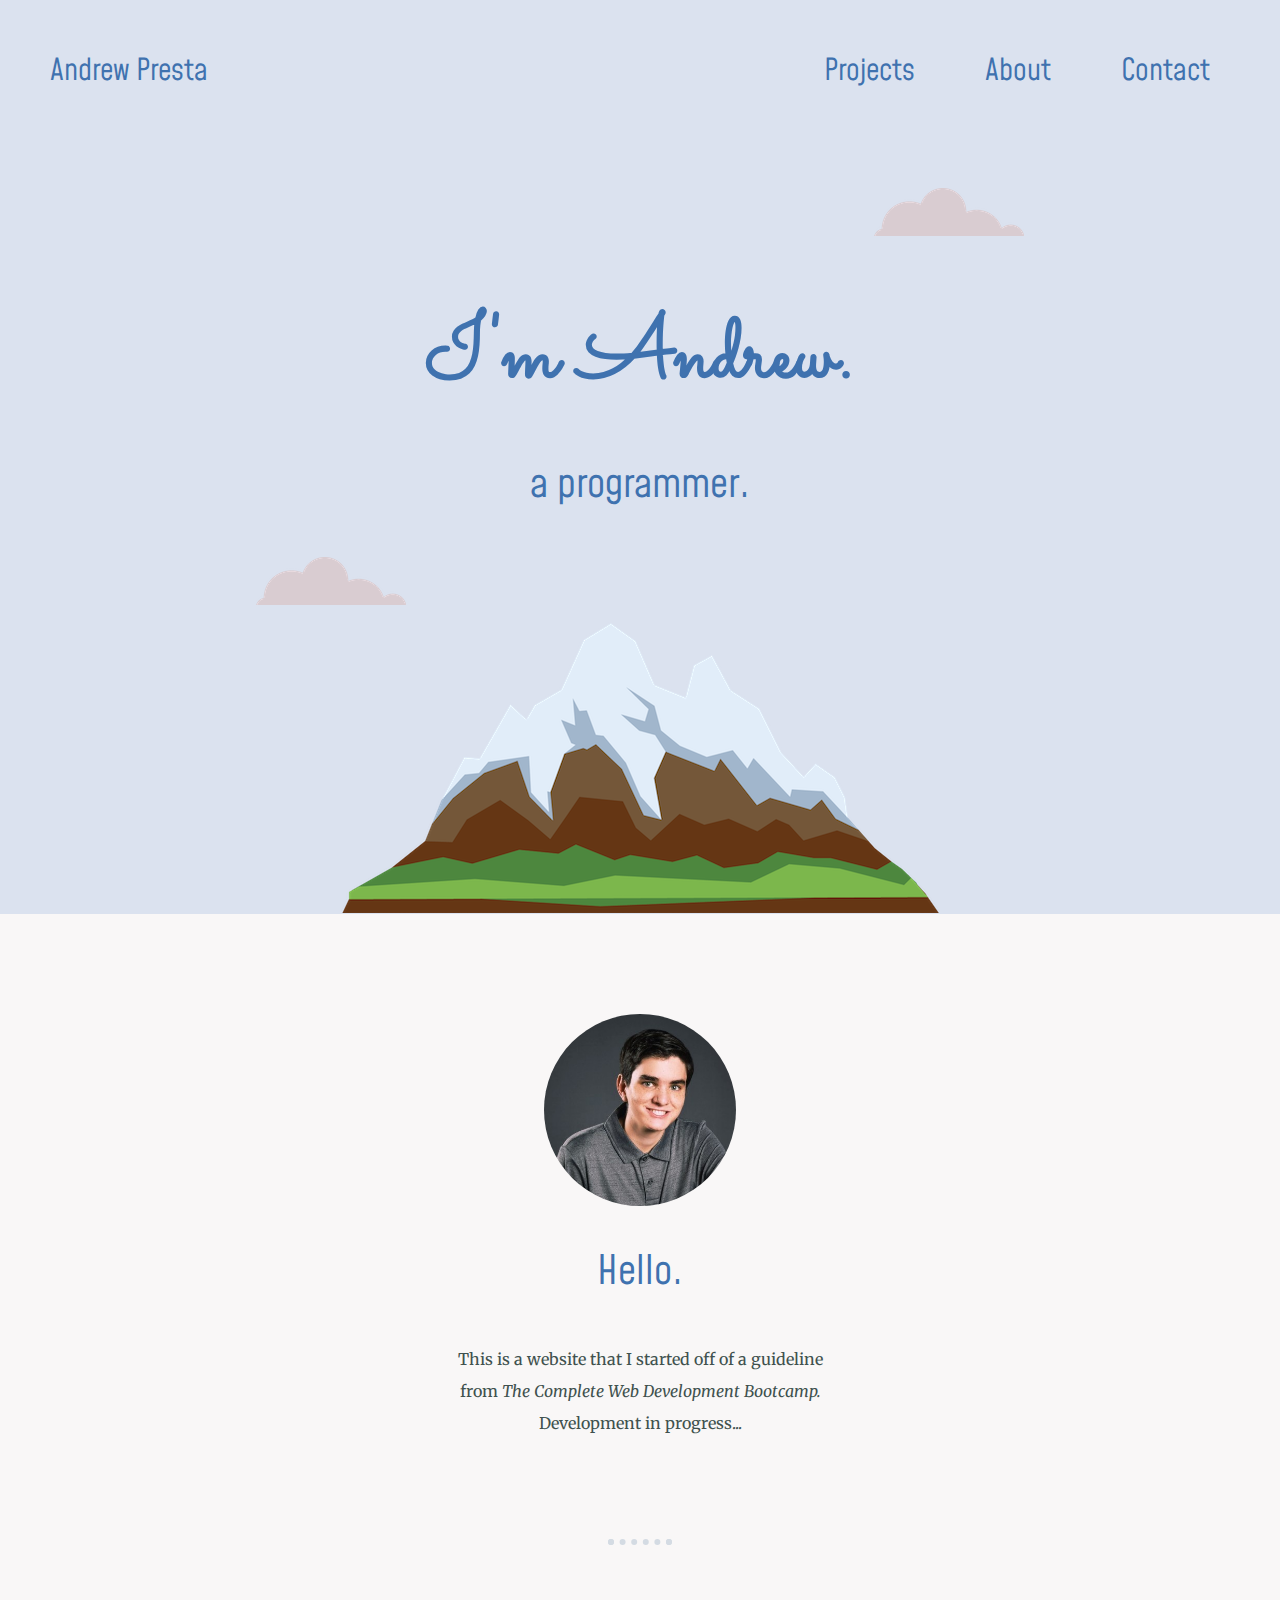
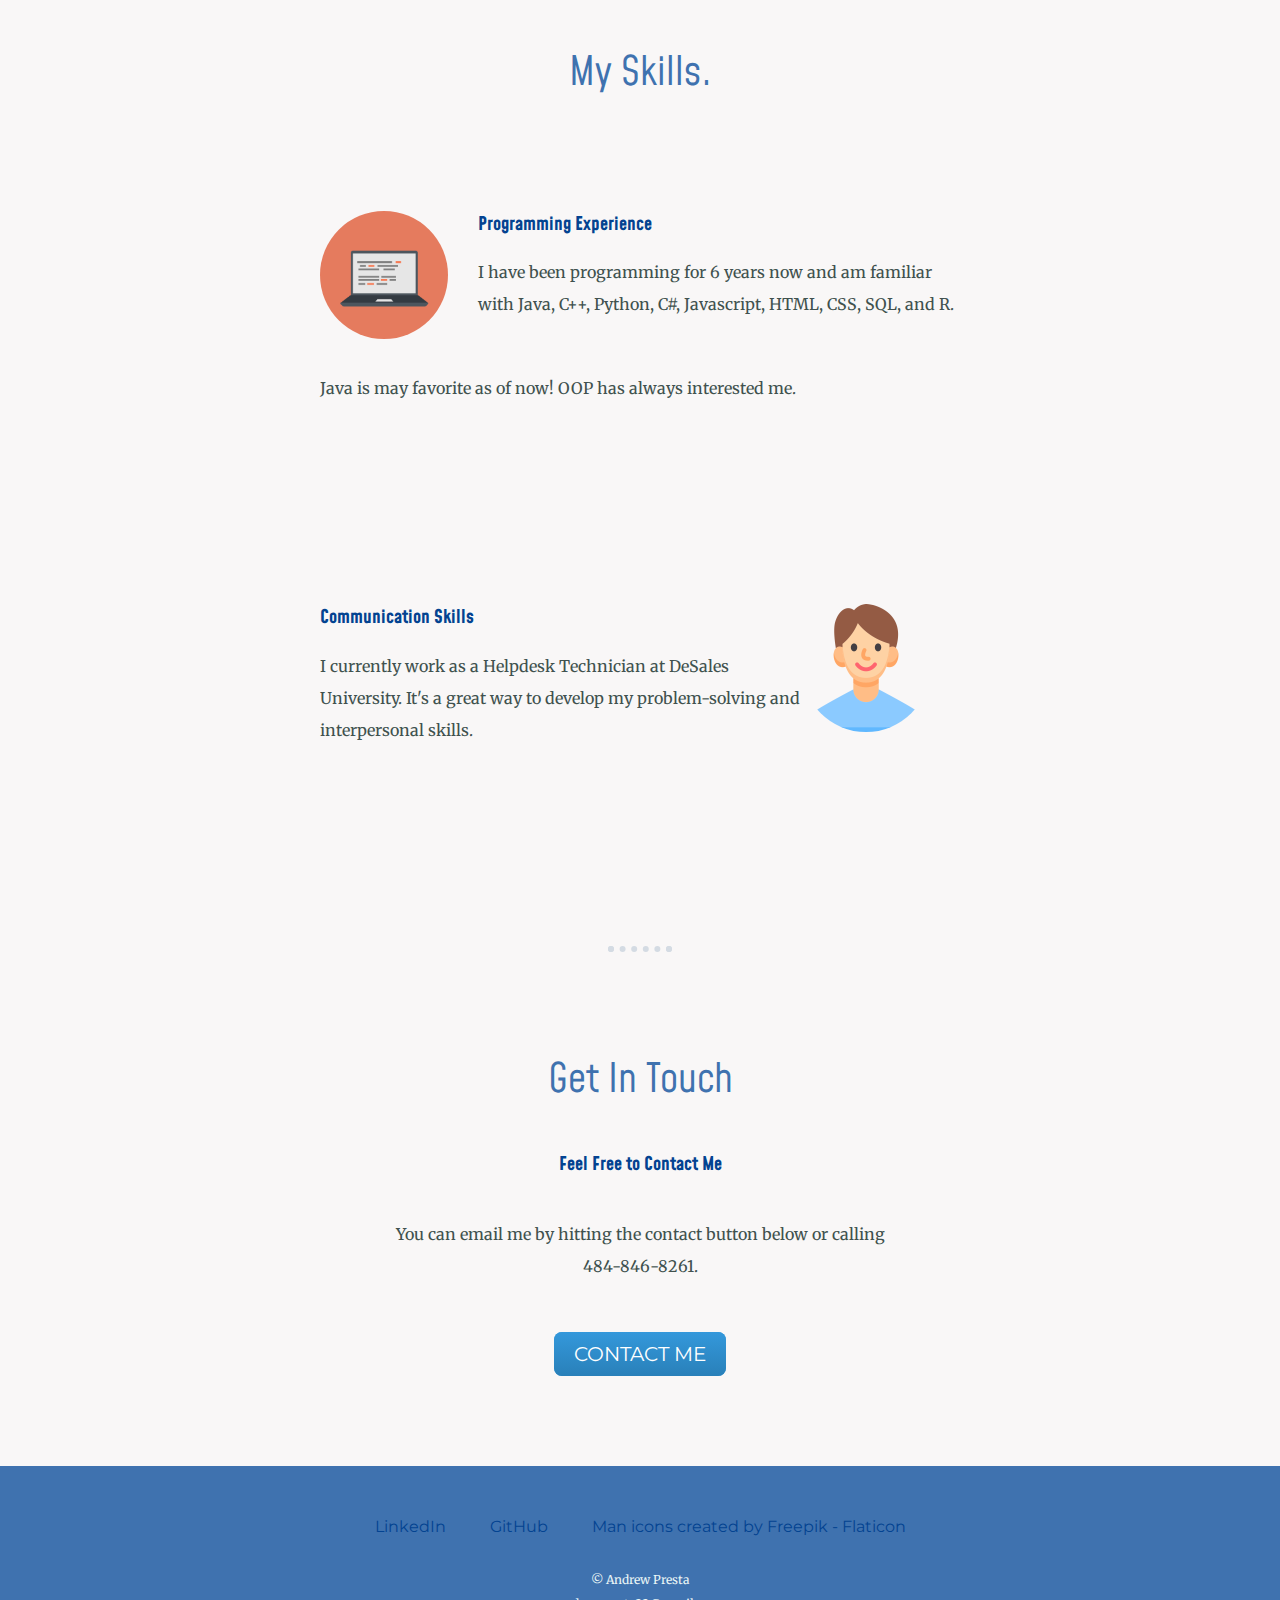
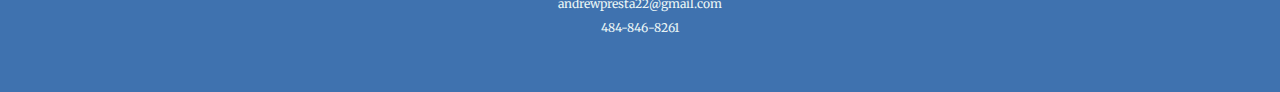
<file: index.html>
<!DOCTYPE html>

<head>
    <meta charset="UTF-8">
    <title>Andrew's Personal Website</title>
    <link rel="stylesheet" href="css/styles.css">
    <link rel="icon" href="favicon.ico">
    <link rel="preconnect" href="https://fonts.googleapis.com">
    <link rel="preconnect" href="https://fonts.gstatic.com" crossorigin>
    <link href="https://fonts.googleapis.com/css2?family=Merriweather&family=Mohave&family=Montserrat&family=Sacramento&display=swap" rel="stylesheet">
  </head>
<header class="head-sec">
    Andrew Presta
  <div class="link-sec">
    <div><a href="projects.html">Projects</a></div>
    <div><a href="#about-anchor">About</a></div>
    <div><a href="#contact-anchor">Contact</a></div>
  </div>
</header>
<body>
    <div class="top-container">
        <img class="top-cloud" src="images/cloud.png" alt="Cloud Image">
        <h1 id="cursive">I'm Andrew.</h1>
        <h2>a programmer.</h2>
        <img class="bottom-cloud" src="images/cloud.png" alt="Cloud Image">
        <img class="mountain-image" src="images/mountain.png" alt="Mountain Image">
    </div>
    <div class="middle-container">
        <div class="profile">
          <img class="me" src="images/apresta.jpg" alt="Andrew Presta image" id="about-anchor">
          <h2>Hello.</h2>
          <p class="intro">This is a website that I started off of a guideline from <i>The Complete Web Development Bootcamp.</i> Development in progress...</p>
        </div>
        <hr>
        <div class="skills">
          <h2>My Skills.</h2>
          <div class="skill-row">
            <img class="computer" src="images/computer.png" alt="Computer">
            <h3>Programming Experience</h3>
            <p>I have been programming for 6 years now and am familiar with Java, C++, Python, C#, Javascript, HTML, CSS, SQL, and R.</p><br>
            <p>Java is may favorite as of now! OOP has always interested me.</p>
          </div>
          <div class="skill-row">
            <img class="man" src="images/man.png" alt="Man Icon">
            <h3>Communication Skills</h3>
            <p>I currently work as a Helpdesk Technician at DeSales University. It's a great way to develop my problem-solving and interpersonal skills.</p>
          </div>
        </div>
        <hr>
        <div class="contact-me" id="contact-anchor">
          <h2>Get In Touch</h2>
          <h3>Feel Free to Contact Me</h3>
          <p class="contact-message">You can email me by hitting the contact button below or calling 484-846-8261.</p>
          <a class="btn" href="mailto:andrewpresta22@gmail.com">CONTACT ME</a>
        </div>
      </div>
      
      
      <div class="bottom-container">
        <a class="footer-link" href="https://www.linkedin.com/in/andrew-presta-0940291b5/">LinkedIn</a>
        <a class="footer-link" href="https://github.com/APresta19">GitHub</a>
        <a href="https://www.flaticon.com/free-icons/man" title="man icons">Man icons created by Freepik - Flaticon</a>
        <p class="copyright">© Andrew Presta<br>andrewpresta22@gmail.com<br>484-846-8261</p>
      </div>
      
</body>
</html>
</file>
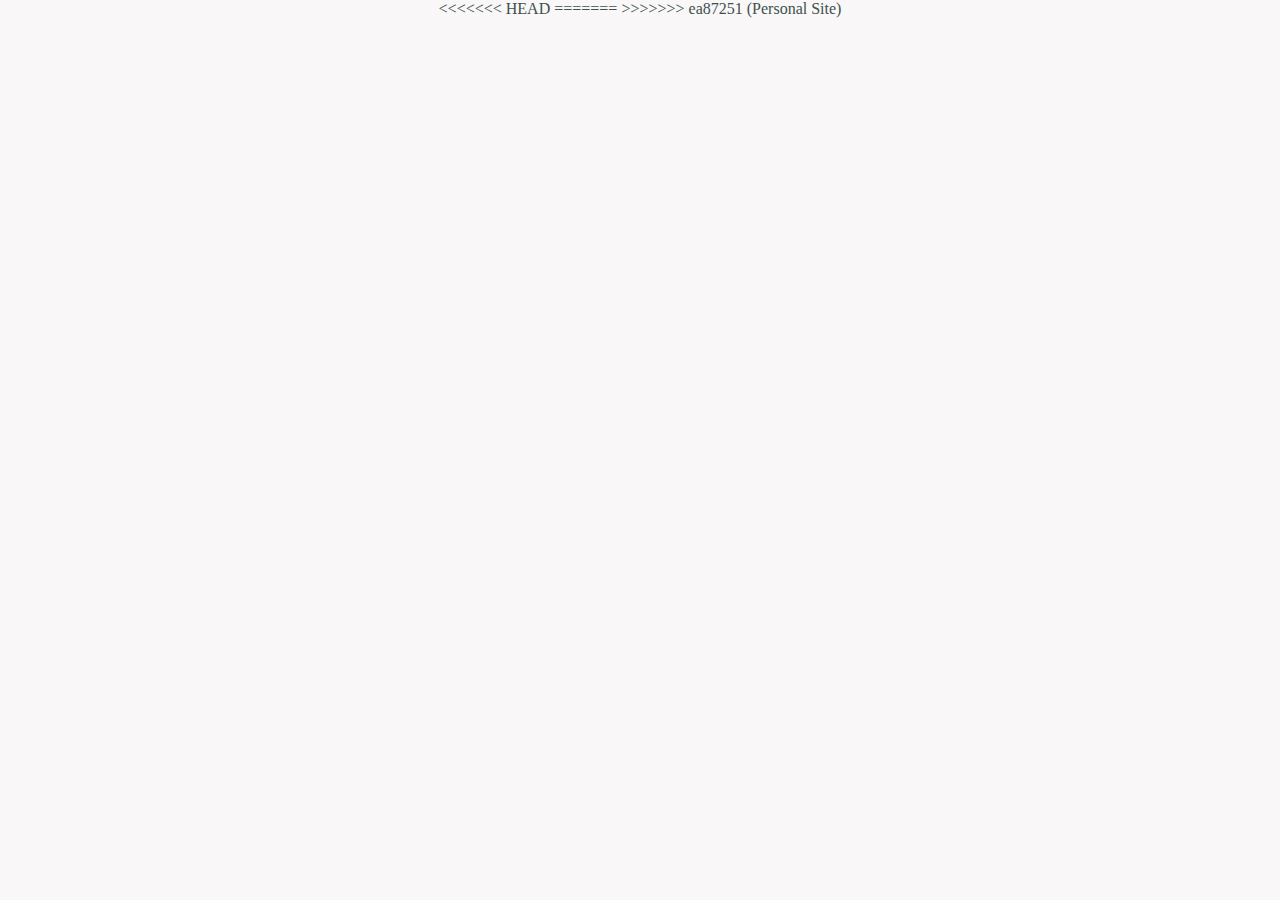
<file: contact.html>
<<<<<<< HEAD
<!DOCTYPE html>

<head>
    <meta charset="UTF-8">
    <title>Contact Me</title>
    <link rel="stylesheet" href="css/styles.css">
</head>

<body>
    
</body>

=======
<!DOCTYPE html>

<head>
    <meta charset="UTF-8">
    <title>Contact Me</title>
    <link rel="stylesheet" href="css/styles.css">
</head>

<body>
    
</body>

>>>>>>> ea87251 (Personal Site)
</html>
</file>
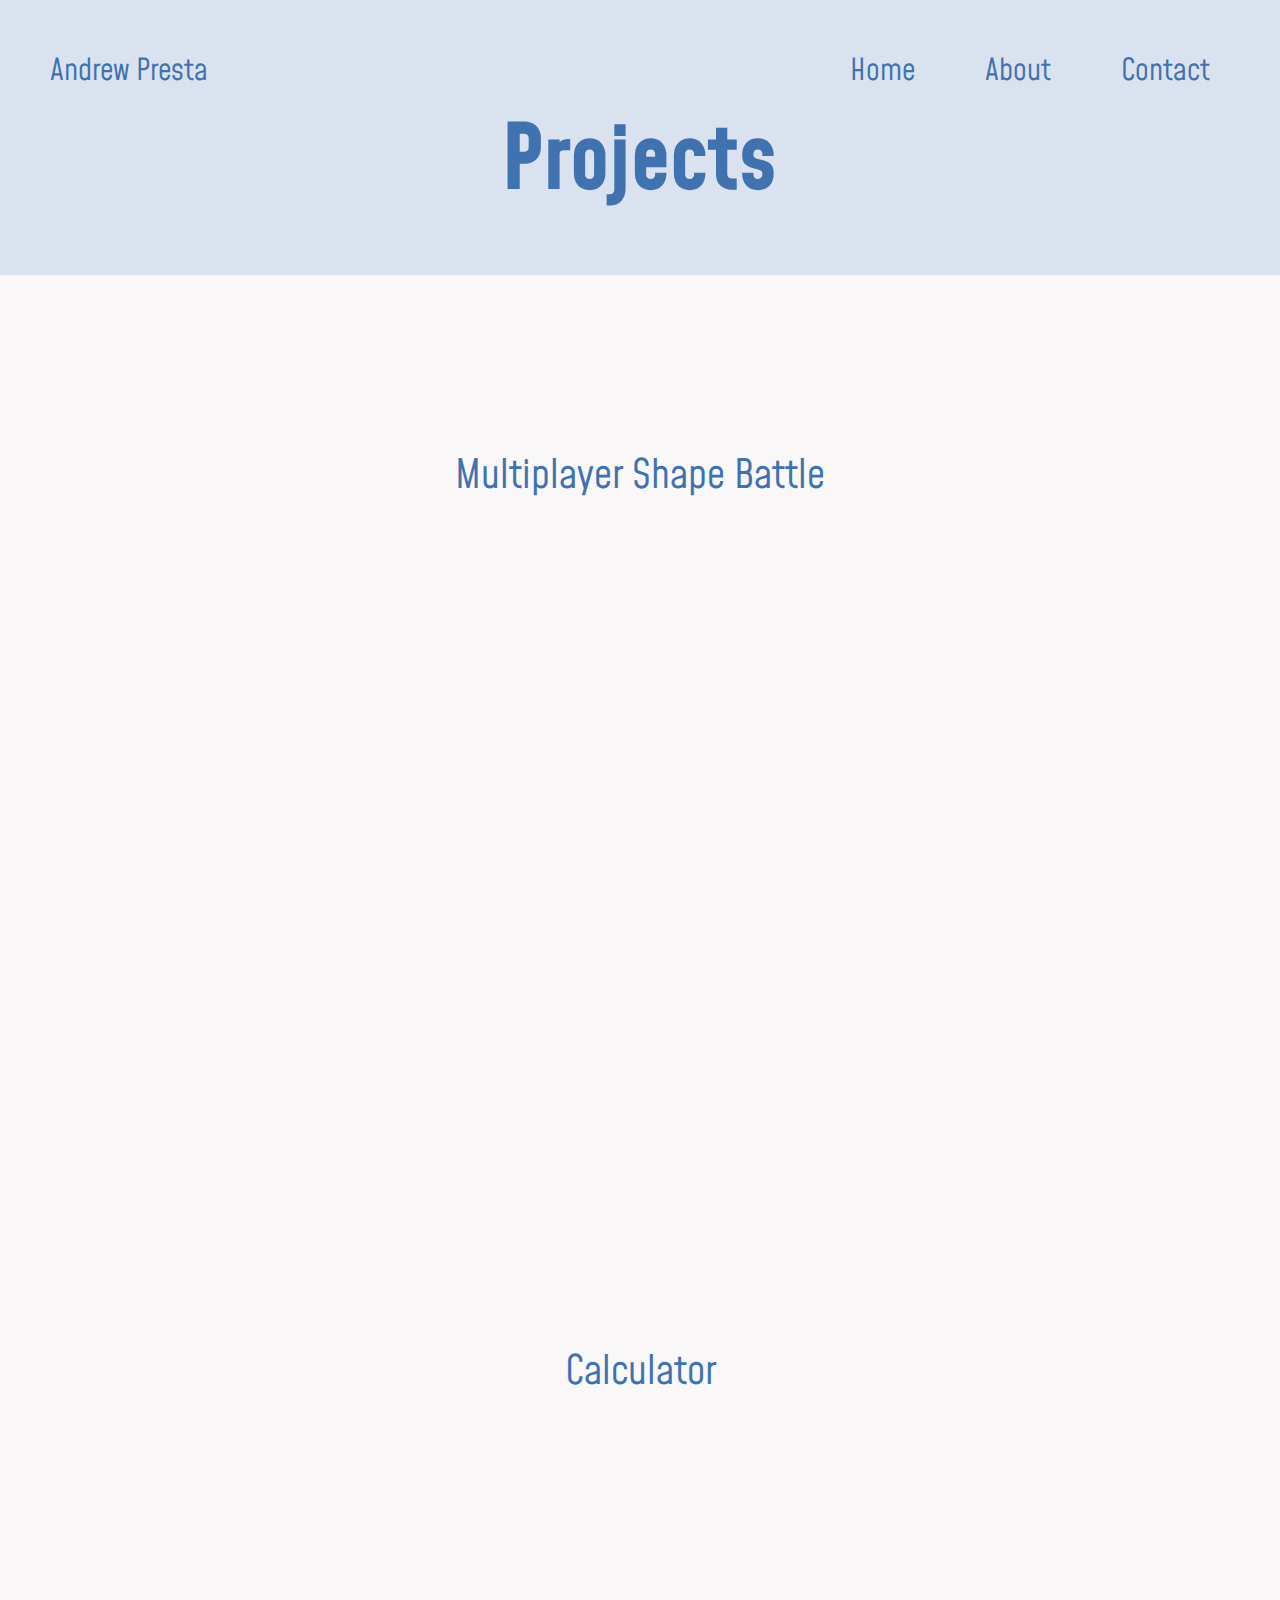
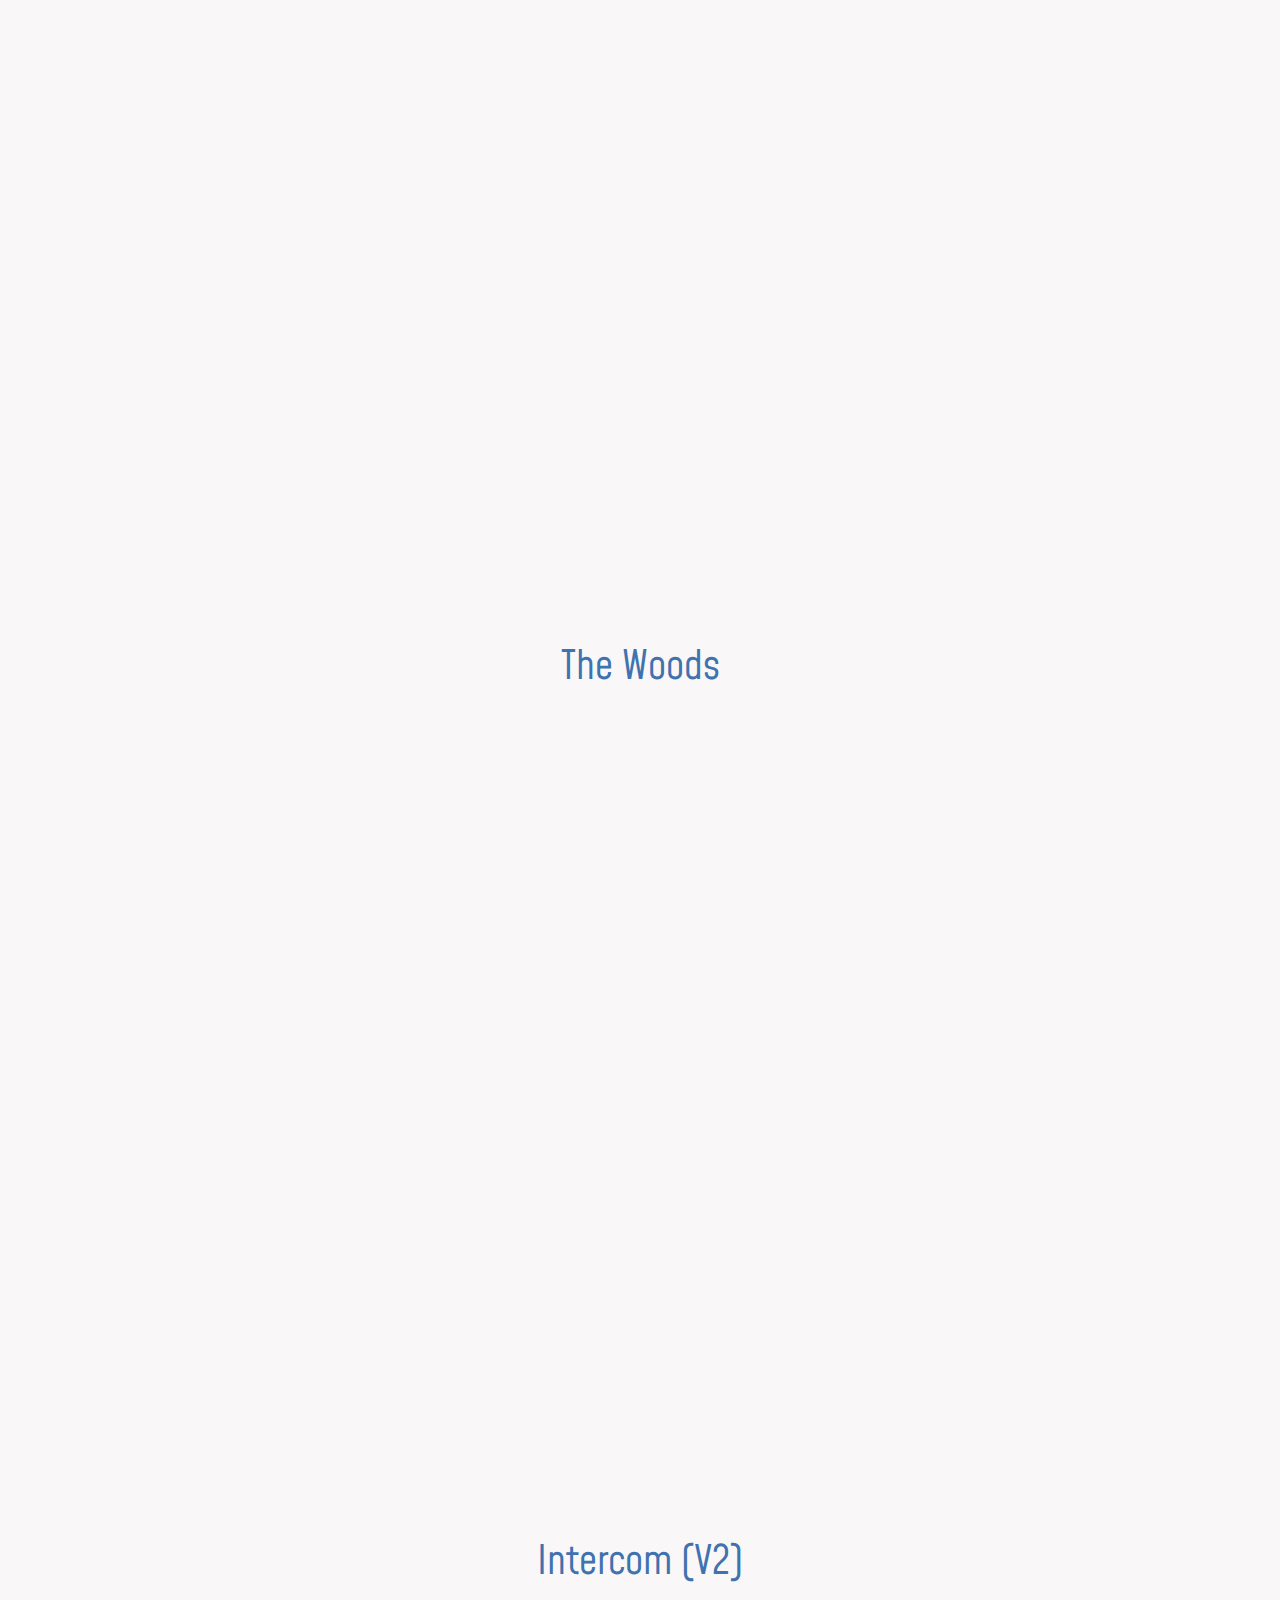
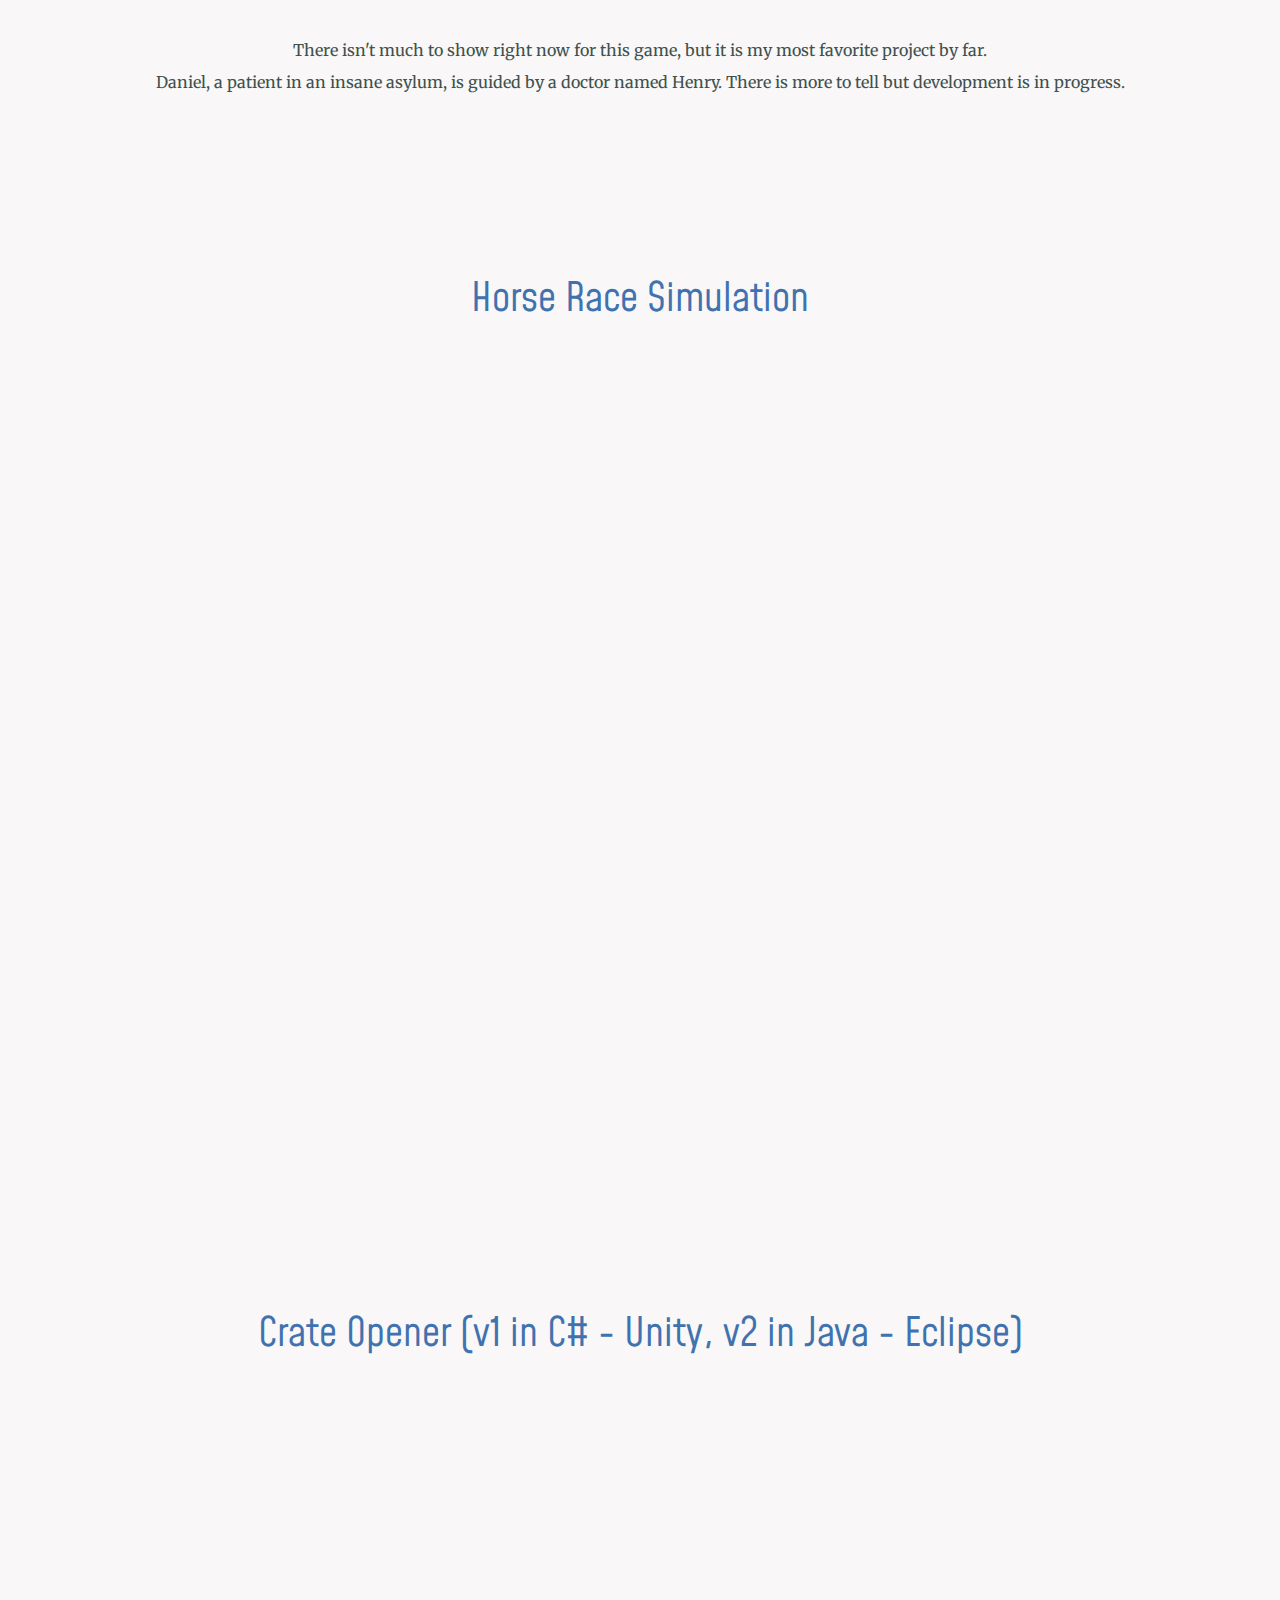
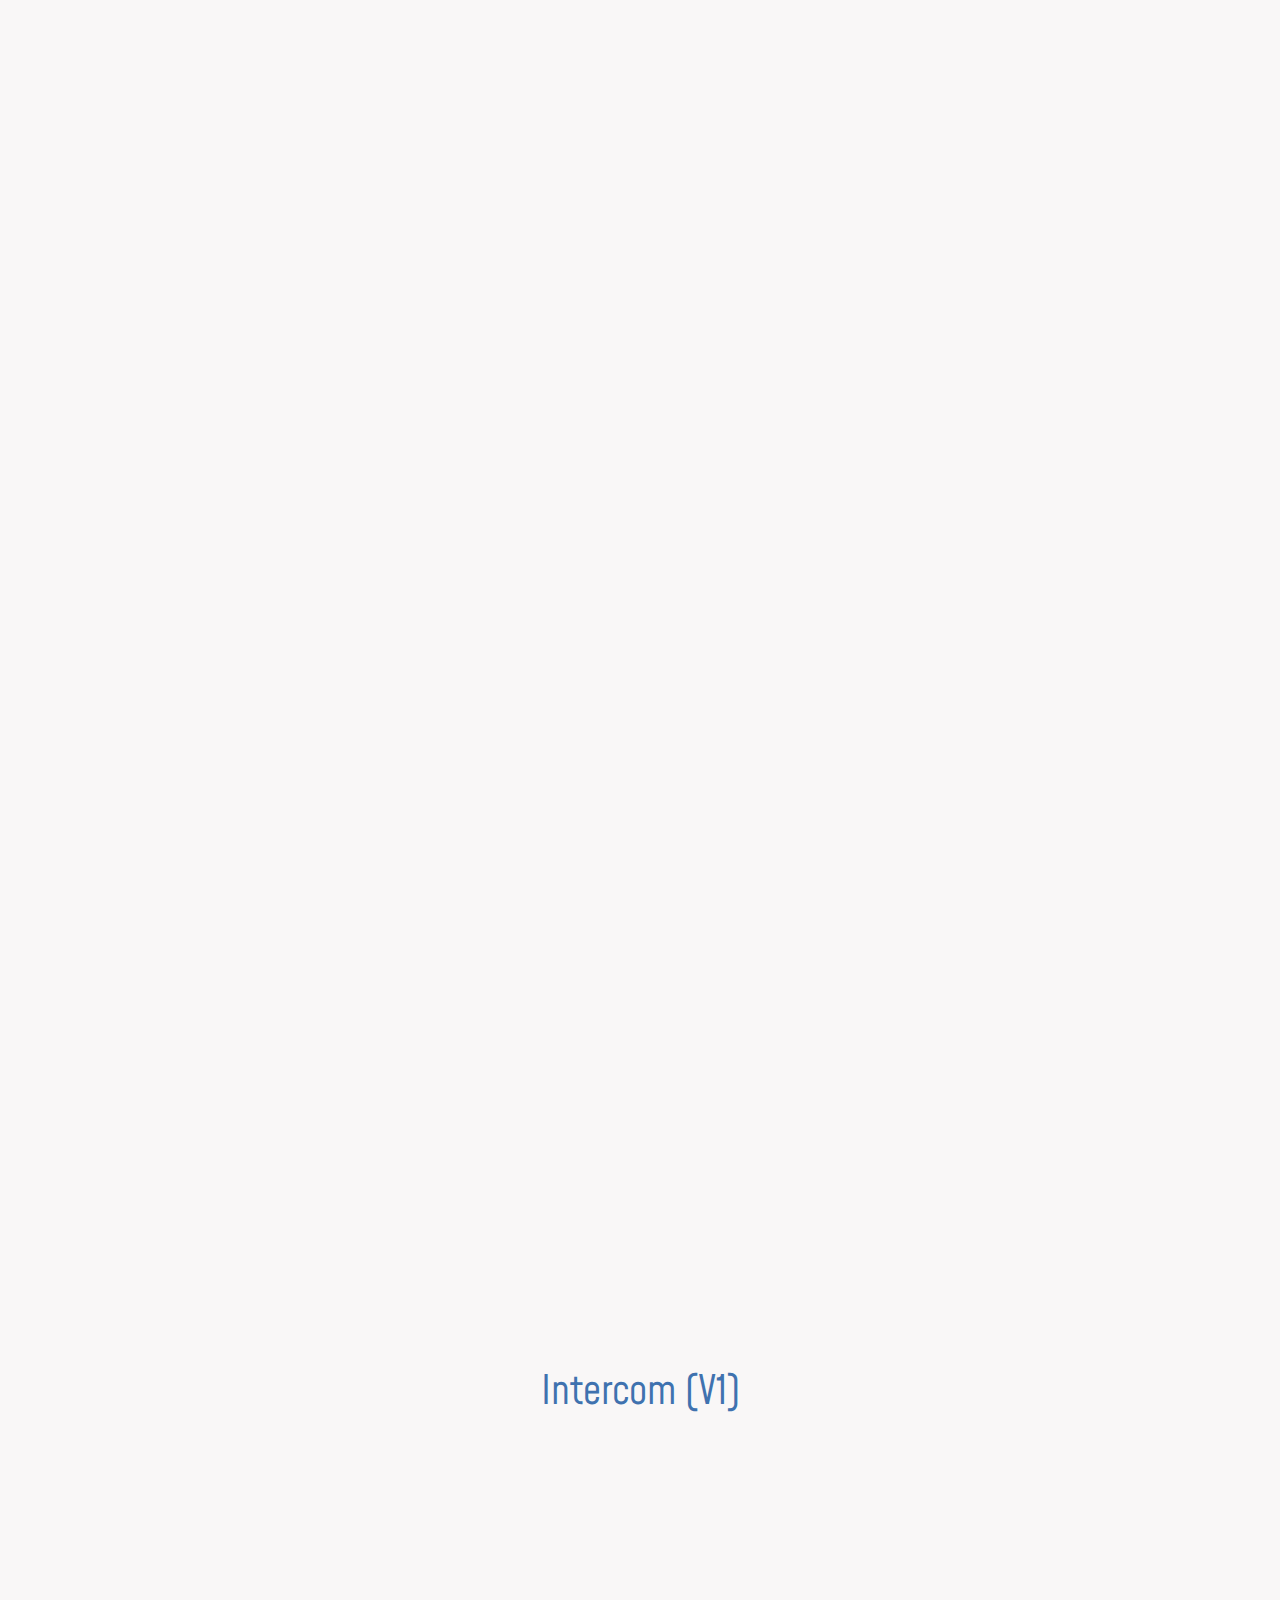
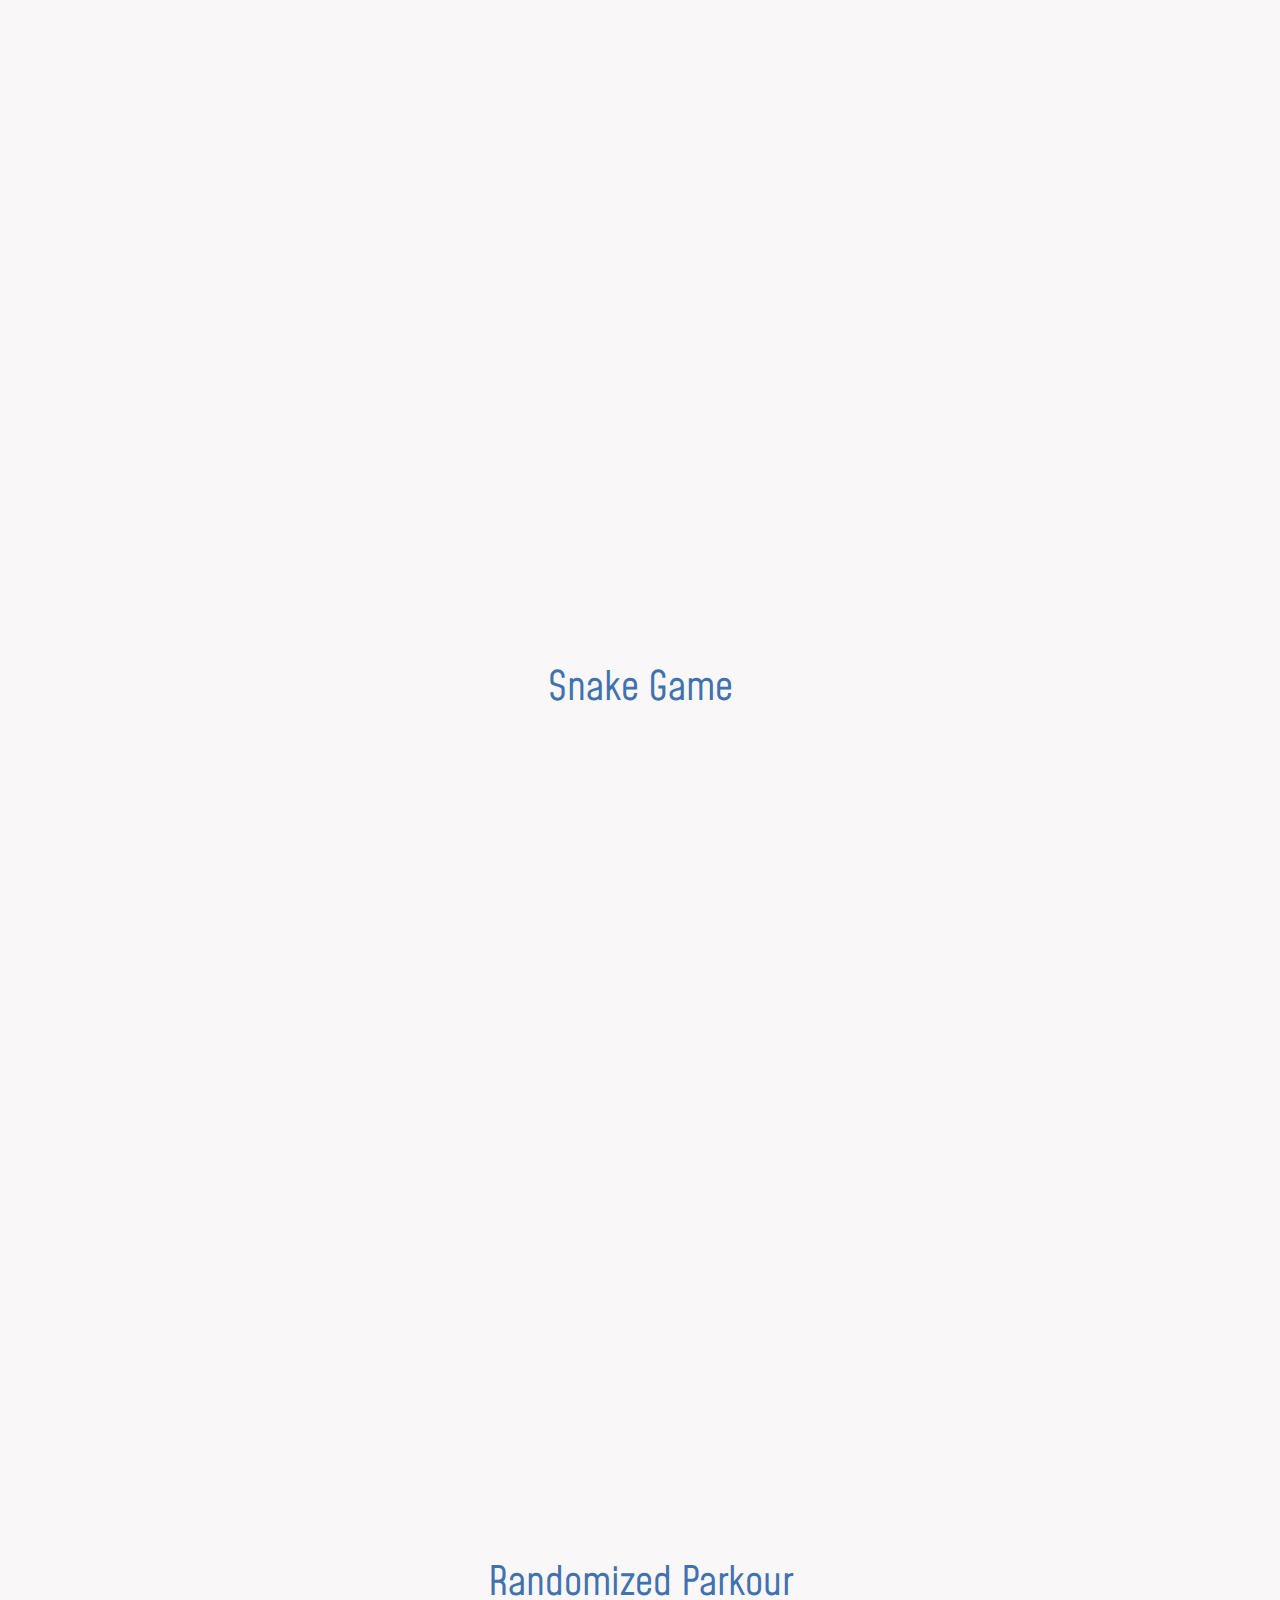
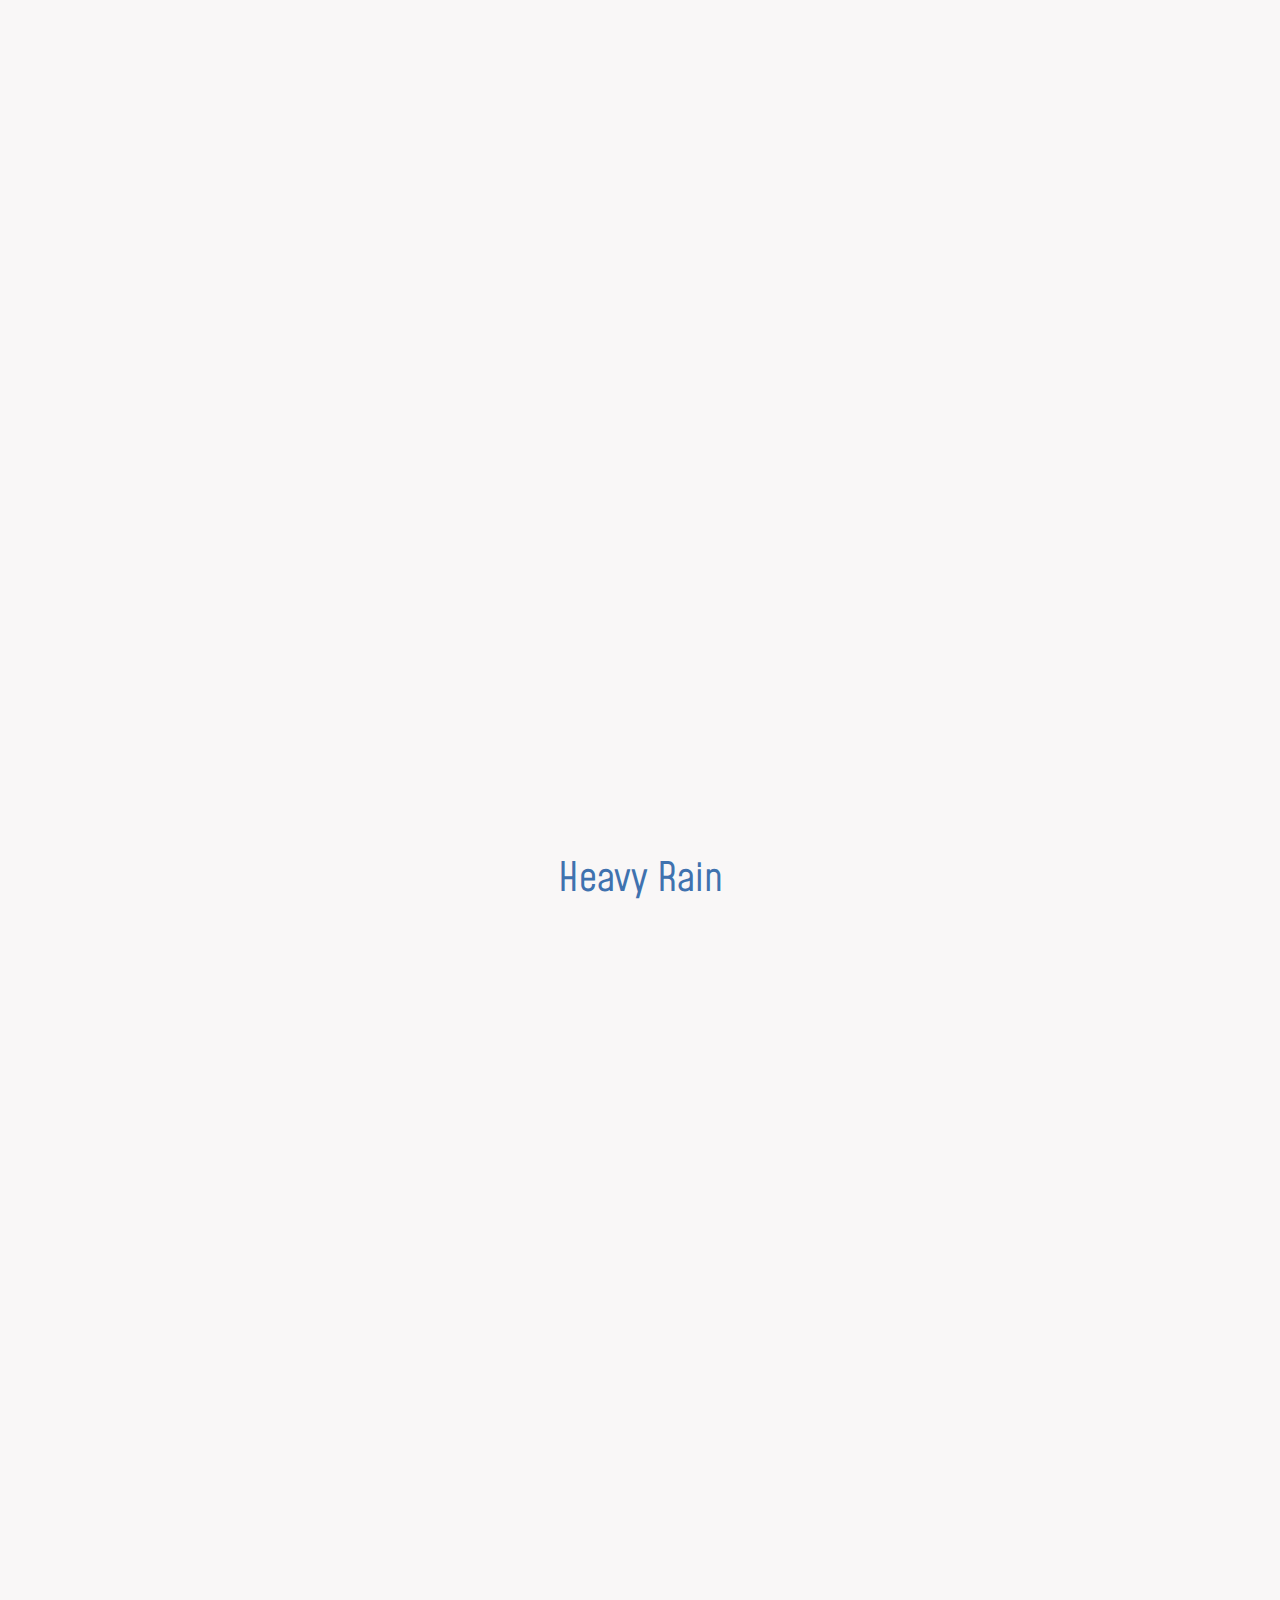
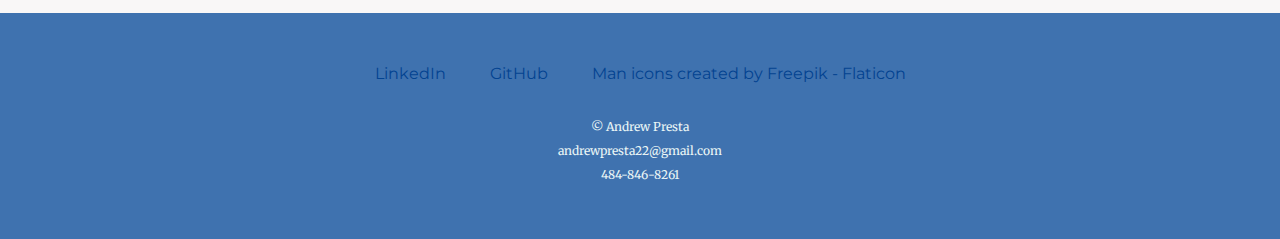
<file: projects.html>
<!DOCTYPE html>
<html lang="en">
<head>
    <meta charset="UTF-8">
    <meta name="viewport" content="width=device-width, initial-scale=1.0">
    <link rel="stylesheet" href="css/styles.css">
    <title>Projects</title>
    <link rel="icon" href="favicon.ico">
    <link rel="preconnect" href="https://fonts.googleapis.com">
    <link rel="preconnect" href="https://fonts.gstatic.com" crossorigin>
    <link href="https://fonts.googleapis.com/css2?family=Merriweather&family=Mohave&family=Montserrat&family=Sacramento&display=swap" rel="stylesheet">
</head>

<header class="head-sec">
    Andrew Presta
    <div id="proj-title"><h1>Projects</h1></div>
  <div class="link-sec">
    <div><a href="index.html">Home</a></div>
    <div><a href="index.html #about-anchor">About</a></div>
    <div><a href="index.html #contact-anchor">Contact</a></div>
  </div>
</header>

<body class="project-body">
    <!--<h2 id="projects">Projects</h2>
    Below is a list of some of the projects I have created. Enjoy!-->

    <h2 class="project-sec">Multiplayer Shape Battle</h2>
    <iframe width="1100" height="619" src="https://www.youtube.com/embed/yevcsQXWEZw" title="Multiplayer Shape Battle" frameborder="0" allow="accelerometer; autoplay; clipboard-write; encrypted-media; gyroscope; picture-in-picture; web-share" referrerpolicy="strict-origin-when-cross-origin" allowfullscreen>

    <h2 class="project-sec">Cake Gluttony</h2>
    <iframe width="1100" height="619" src="https://www.youtube.com/embed/2QbC2reA3Do?si=8Lhd9OKvBFjYDKlU" title="Cake Gluttony" frameborder="0" allow="accelerometer; autoplay; clipboard-write; encrypted-media; gyroscope; picture-in-picture; web-share" referrerpolicy="strict-origin-when-cross-origin" allowfullscreen></iframe>

    <h2 class="project-sec">Calculator</h2>
    <iframe width="1100" height="619" src="https://www.youtube.com/embed/iOCPLzvoz-Y?si=YAcEHo5ARWWWJYBq" title="Calculator" frameborder="0" allow="accelerometer; autoplay; clipboard-write; encrypted-media; gyroscope; picture-in-picture; web-share" referrerpolicy="strict-origin-when-cross-origin" allowfullscreen></iframe>

    <h2 class="project-sec">The Woods</h2>
    <iframe width="1100" height="619" src="https://www.youtube.com/embed/bTGGIXlkcvk" title="The Woods" frameborder="0" allow="accelerometer; autoplay; clipboard-write; encrypted-media; gyroscope; picture-in-picture; web-share" referrerpolicy="strict-origin-when-cross-origin" allowfullscreen></iframe>

    <h2 class="project-sec">Intercom (V2)</h2>
    <p>There isn't much to show right now for this game, but it is my most favorite project by far. <br>Daniel, a patient in an insane asylum, is guided by a doctor named Henry. There is more to tell but development is in progress.</p>

    <h2 class="project-sec">Horse Race Simulation</h2>
    <iframe width="1100" height="619" src="https://www.youtube.com/embed/GcJJVyaLQeo?si=OKu_mCIaiLI2BT0P" class="project-sec" title="Horse Race Simulation" frameborder="0" allow="accelerometer; autoplay; clipboard-write; encrypted-media; gyroscope; picture-in-picture; web-share" referrerpolicy="strict-origin-when-cross-origin" allowfullscreen></iframe>

    <h2 class="project-sec">Crate Opener (v1 in C# - Unity, v2 in Java - Eclipse)</h2>
    <iframe width="1100" height="619" src="https://www.youtube.com/embed/4khaEwI1Z_M?si=LP0q41bDXK4FNil5" title="Crate Opener - Unity" frameborder="0" allow="accelerometer; autoplay; clipboard-write; encrypted-media; gyroscope; picture-in-picture; web-share" referrerpolicy="strict-origin-when-cross-origin" allowfullscreen></iframe>
    <iframe width="1100" height="619" src="https://www.youtube.com/embed/M-XkYXsCvjw?si=lBW0MEj79r4BnZHs" class="project-sec" title="Crate Opener - Java" frameborder="0" allow="accelerometer; autoplay; clipboard-write; encrypted-media; gyroscope; picture-in-picture; web-share" referrerpolicy="strict-origin-when-cross-origin" allowfullscreen></iframe>

    <h2 class="project-sec">Intercom (V1)</h2>
    <iframe width="1100" height="619" src="https://www.youtube.com/embed/_IN6tXM1AVw?si=-8FVY78ZwldijlID" title="Intercom (V1)" frameborder="0" allow="accelerometer; autoplay; clipboard-write; encrypted-media; gyroscope; picture-in-picture; web-share" referrerpolicy="strict-origin-when-cross-origin" allowfullscreen></iframe>

    <h2 class="project-sec">Snake Game</h2>
    <iframe width="1100" height="619" src="https://www.youtube.com/embed/UyUHu1OnVDo" title="Snake" frameborder="0" allow="accelerometer; autoplay; clipboard-write; encrypted-media; gyroscope; picture-in-picture; web-share" referrerpolicy="strict-origin-when-cross-origin" allowfullscreen>

    <h2 class="project-sec">Etch-a-sketch<h2>
    <iframe width="1100" height="619" src="https://www.youtube.com/embed/BdE8b0Z78no?si=wf7bgOSjS-uZO1qw" title="Etch-a-sketch" frameborder="0" allow="accelerometer; autoplay; clipboard-write; encrypted-media; gyroscope; picture-in-picture; web-share" referrerpolicy="strict-origin-when-cross-origin" allowfullscreen></iframe>

    <h2 class="project-sec">Randomized Parkour</h2>
    <iframe width="1100" height="619" src="https://www.youtube.com/embed/YOZvKebPhew?si=4NwtZ2LZymyTLWtW" title="Randomized Parkour" frameborder="0" allow="accelerometer; autoplay; clipboard-write; encrypted-media; gyroscope; picture-in-picture; web-share" referrerpolicy="strict-origin-when-cross-origin" allowfullscreen></iframe>

    <h2 class="project-sec">Heavy Rain</h2>
    <iframe width="1100" height="619" src="https://www.youtube.com/embed/ev49H7VU_1I?si=tVnoNMcg6wWlLvVE" title="Heavy Rain" frameborder="0" allow="accelerometer; autoplay; clipboard-write; encrypted-media; gyroscope; picture-in-picture; web-share" referrerpolicy="strict-origin-when-cross-origin" allowfullscreen></iframe>
    <br><br><br>

    <div class="project-bottom-container">
        <a class="footer-link" href="https://www.linkedin.com/in/andrew-presta-0940291b5/">LinkedIn</a>
        <a class="footer-link" href="https://github.com/APresta19">GitHub</a>
        <a href="https://www.flaticon.com/free-icons/man" title="man icons">Man icons created by Freepik - Flaticon</a>
        <p class="copyright">© Andrew Presta<br>andrewpresta22@gmail.com<br>484-846-8261</p>
      </div>
</body>

</html>
</file>
<file: css/styles.css>
header
{
    background-color: #DBE2EF;
    padding: 50px;
    color: #3F72AF;
    font-family: "Mohave", sans-serif;
    font-size: 30px;
}
body
{
    color: #40514E;
    background-color: #F9F7F7;
    margin: 0;
    text-align: center;
    font-family: "Merriweather", serif;
}
hr
{
    border: dotted #d4dbe3 6px;
    border-bottom: none;
    width: 4%;
    margin: 100px auto;
}
#cursive
{
    font-family: "Sacramento", cursive;
}
h1
{
    margin: 50px auto 0 auto;
    font-size: 5.625rem; /*16px is 100% - 90/16*/
    /*16px = 100% = 1em*/
    font-family: "Mohave", cursive;
    color: #3F72AF;
}
h2
{
    font-family: "Mohave", sans-serif;
    font-size: 2.5rem;
    color: #3F72AF;
    font-weight: normal;
    padding-bottom: 10px;
}
h3
{
    font-family: "Mohave", sans-serif;
    color: #034391;
}
a
{
    color: #034391;
    font-family: "Montserrat", sans-serif;
    margin: 10px 20px;
    text-decoration: none;
}
a:hover
{
    color: #EAF6F6;
}
.link-sec a
{
    color: #3F72AF;
    font-family: "Mohave", sans-serif;
    margin: 10px 20px;
    text-decoration: none;
}
.link-sec a:hover
{
    color: #EAF6F6;
}
p
{
    line-height: 2;
}
.head-sec
{
    display: flex;
    justify-content: space-between;
}
.link-sec
{
    display: flex;
    gap: 30px;
}
.img-circle
{
    border-radius: 50%;
}
.mountain-image
{
    margin-bottom: -3px;
}
.me
{
    width: 15%;
    height: 25%;
    border-radius: 50%;
}
.man
{
    width: 20%;
    height: 30%;
    border-radius: 50%;
    float: right;
    margin-right: 30px;
}
.computer
{
    border-radius: 50%;
    width: 20%;
    height: 30%;
    float: left;
    margin-right: 30px;
}
.top-container
{
    background-color: #DBE2EF;
    position: relative;
    padding-top: 100px;
}
.middle-container
{
    margin: 100px 0;
}
.bottom-container
{
    background-color: #3F72AF;
    padding: 50px 0 20px;
}
.skill-row
{
    width: 50%;
    margin: 100px auto 200px auto;
    text-align: left;
}
.bottom-cloud
{
    position: absolute;
    left: 20%;
    bottom: 40%;
}
.top-cloud
{
    position: absolute;
    right: 20%;
    top: 6%;
}
.contact-message
{
    width: 40%;
    margin: 40px auto 60px;
}
.intro
{
    width: 30%;
    margin: 0 auto;
}
.copyright
{
    color: #EAF6F6;
    font-size: 0.75rem;
    padding: 20px 0;
}
.btn {
    background: #3498db;
    background-image: -webkit-linear-gradient(top, #3498db, #2980b9);
    background-image: -moz-linear-gradient(top, #3498db, #2980b9);
    background-image: -ms-linear-gradient(top, #3498db, #2980b9);
    background-image: -o-linear-gradient(top, #3498db, #2980b9);
    background-image: linear-gradient(to bottom, #3498db, #2980b9);
    -webkit-border-radius: 8;
    -moz-border-radius: 8;
    border-radius: 8px;
    font-family: "Montserrat";
    color: #ffffff;
    font-size: 20px;
    padding: 10px 20px 10px 20px;
    text-decoration: none;
}
  
.btn:hover 
{
    background: #3cb0fd;
    background-image: -webkit-linear-gradient(top, #3cb0fd, #3498db);
    background-image: -moz-linear-gradient(top, #3cb0fd, #3498db);
    background-image: -ms-linear-gradient(top, #3cb0fd, #3498db);
    background-image: -o-linear-gradient(top, #3cb0fd, #3498db);
    background-image: linear-gradient(to bottom, #3cb0fd, #3498db);
    text-decoration: none;
}
.download
{
    font-size: 35px;
}
/* Projects Section */
#projects
{
    font-size: 50px;
}
.project-sec
{
    padding-top: 140px;
}
.bottom-vid
{
    padding-bottom: 50px;
}
.project-bottom-container
{
    background-color: #3F72AF;
    padding: 50px 0 20px;
}
#proj-title
{
    padding-left: 240px;
}
</file>
